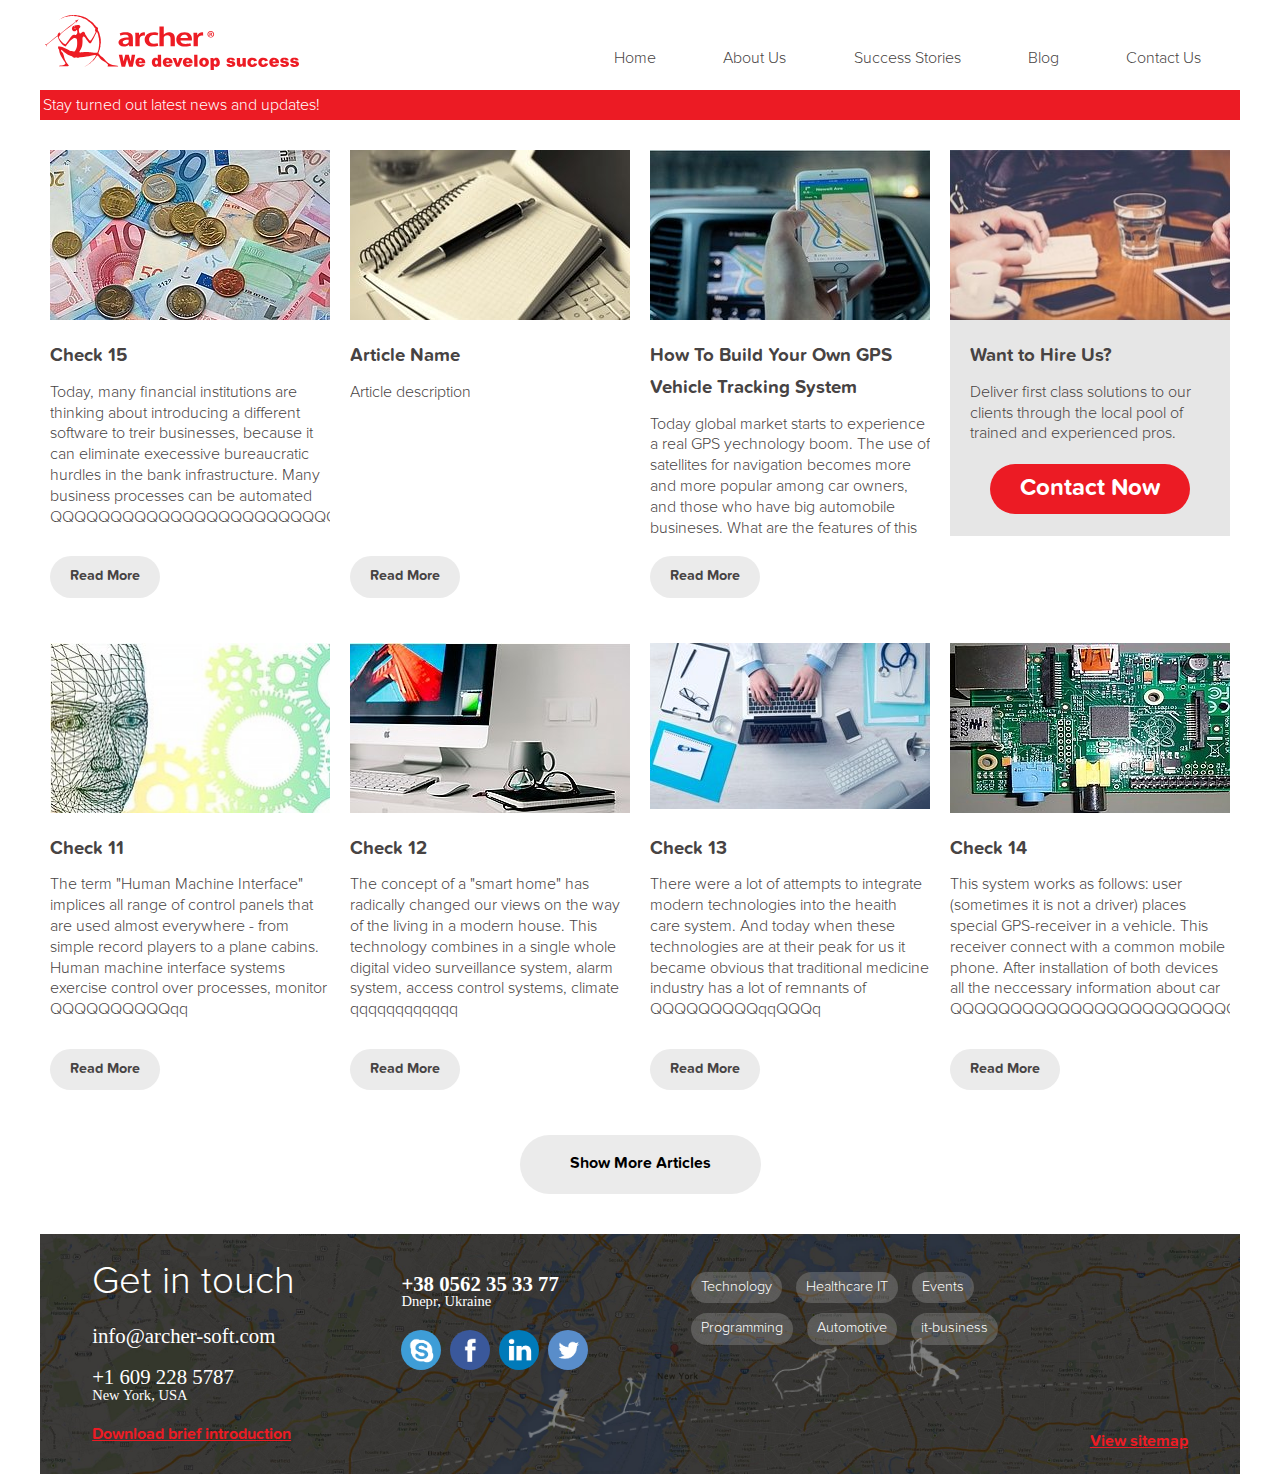
<file: index.html>
<!DOCTYPE html>
<html>
  <head>
    <meta charset="utf-8" />
	<meta name="viewport" content="width=device-width, initial-scale=1, maximum-scale=1" />
	<meta name="format-detection" content="telephone=no">
	<title>Archer Blog Homepage</title>
	<link rel="shortcut icon" href="images/as-logo-small.png" type="image/x-icon">
	<link rel="stylesheet" href="css/blog-homepage.min.css"  type='text/css'>
  </head>
  
  <body id="js-body">
	<header class="head">
		<div class="head-top">
			<h1 class="logo">
				<a class='logo-link' href='javascript:void(0);' title='Homepage'>Archer Logo</a>
			</h1>
						
			<nav class="head-nav js-head-nav">
				<ul class='menu'>
					<li class='menu-item'>
						<a class='menu-item-link' href='javascript:void(0)'>Home</a>
					</li>
					<li class='menu-item'>
						<a class='menu-item-link' href='javascript:void(0)'>About Us</a>
					</li>
					<li class='menu-item'>
						<a class='menu-item-link' href='javascript:void(0)'>Success Stories</a>
					</li>
					<li class='menu-item'>
						<a class='menu-item-link' href='index.html'>Blog</a>
					</li>
					<li class='menu-item'>
						<a class='menu-item-link' href='javascript:void(0)'>Contact Us</a>
					</li>				
				</ul>
			</nav>
			
			<div class="head-btn btn-hire">
				<a href="javascript:void(0);">Hire Us</a> 
			</div>
			
			<div class="menu-icon js-menu-icon">
				<a class="menu-icon-link" href="javascript:void(0);">Mobile menu open icon</a>
			</div>			
		</div>
		
		<div class="head-btm">
			<p>Stay turned out latest news and updates!</p>
		</div>			
	</header>
	
	<main class="main">
		<section class="main-section">
			<ul class='atcls' id = "atcls">		
				<li class='atcls-item'>
					<article class='atcl hire'>
						<figure class='atcl-fig'>
							<img src="images/atcl-hire.jpg" alt="Advetisement Hire, Picture" />
						</figure>
						
						<div class='atcl-txt'>
							<h3>
								Want to Hire Us?
							</h3>
						
							<p>
								Deliver first class solutions to our clients through the local pool of trained and experienced pros.
							</p>
							
							<div class='btn-hire'>
								<a href="javascript:void(0);">Contact Now</a> 
							</div>					
						</div>
					</article>
				</li>				
		
			</ul>
			
			<button class='atcls-btn' id='atcls-btn' data-loadindex='0'>
				Show More Articles
			</button>

		</section>
	</main>
	
	<footer class="foot">
		<ul class="foot-container">
			<li class="foot-item">
				<p>Get in touch</p>			
				<address class="mail">info@archer-soft.com</address>			
				<address class="phone">
					+1 609 228 5787
					<address>New York, USA</address>
				</address>
				<a href="javascript:void(0);">Download brief introduction</a>				
			</li>
			
			<li class="foot-item">
				<address class="phone">
					<a href="tel:+38 0562 35 33 77">+38 0562 35 33 77</a>
					<address>Dnepr, Ukraine</address>
				</address>
				
				<div class="social">
					<ul class="social-media">
						<li class="social-media-item skype">
							<a href="callto:archer.software" target="_blank">
								Skype</a>
						</li>
						<li class="social-media-item facebook">
							<a href="https://www.facebook.com/archersoft" target="_blank">
								Facebook</a>
						</li>
						<li class="social-media-item linkedin">
							<a href="http://www.linkedin.com/company/58084?trk=NUS_CMPY_FOL-pdctd" target="_blank">
								Linkedin</a>
						</li>
						<li class="social-media-item twitter">
							<a href="https://twitter.com/ArcherSoftware" target="_blank"> 
								Twitter</a>
						</li>
					</ul>
				</div>				
			</li>	
			
			<li class="foot-item">
				<div class="btn-foot">
					<a href="javascript:void(0);">Technology</a>
				</div>
				<div class="btn-foot">
					<a href="javascript:void(0);">Healthcare IT</a>
				</div>
				<div class="btn-foot">
					<a href="javascript:void(0);">Events</a>
				</div>
				<div class="btn-foot">
					<a href="javascript:void(0);">Programming</a>
				</div>	
				<div class="btn-foot">
					<a href="javascript:void(0);">Automotive</a>
				</div>	
				<div class="btn-foot">
					<a href="javascript:void(0);">it-business</a>
				</div>					
			</li>
			
			<li class="foot-item">
				<a href="javascript:void(0);">View sitemap</a>
			</li>			
		</ul>	
	</footer>
  
	<script src="https://ajax.googleapis.com/ajax/libs/jquery/3.2.1/jquery.min.js"></script>
	<script>window.jQuery || document.write('<script src="script/jquery-3.2.1.min.js"><\/script>')</script>
	<script src='script/blog-homepage.jquery.min.js'></script>
  </body>
</html>
</file>
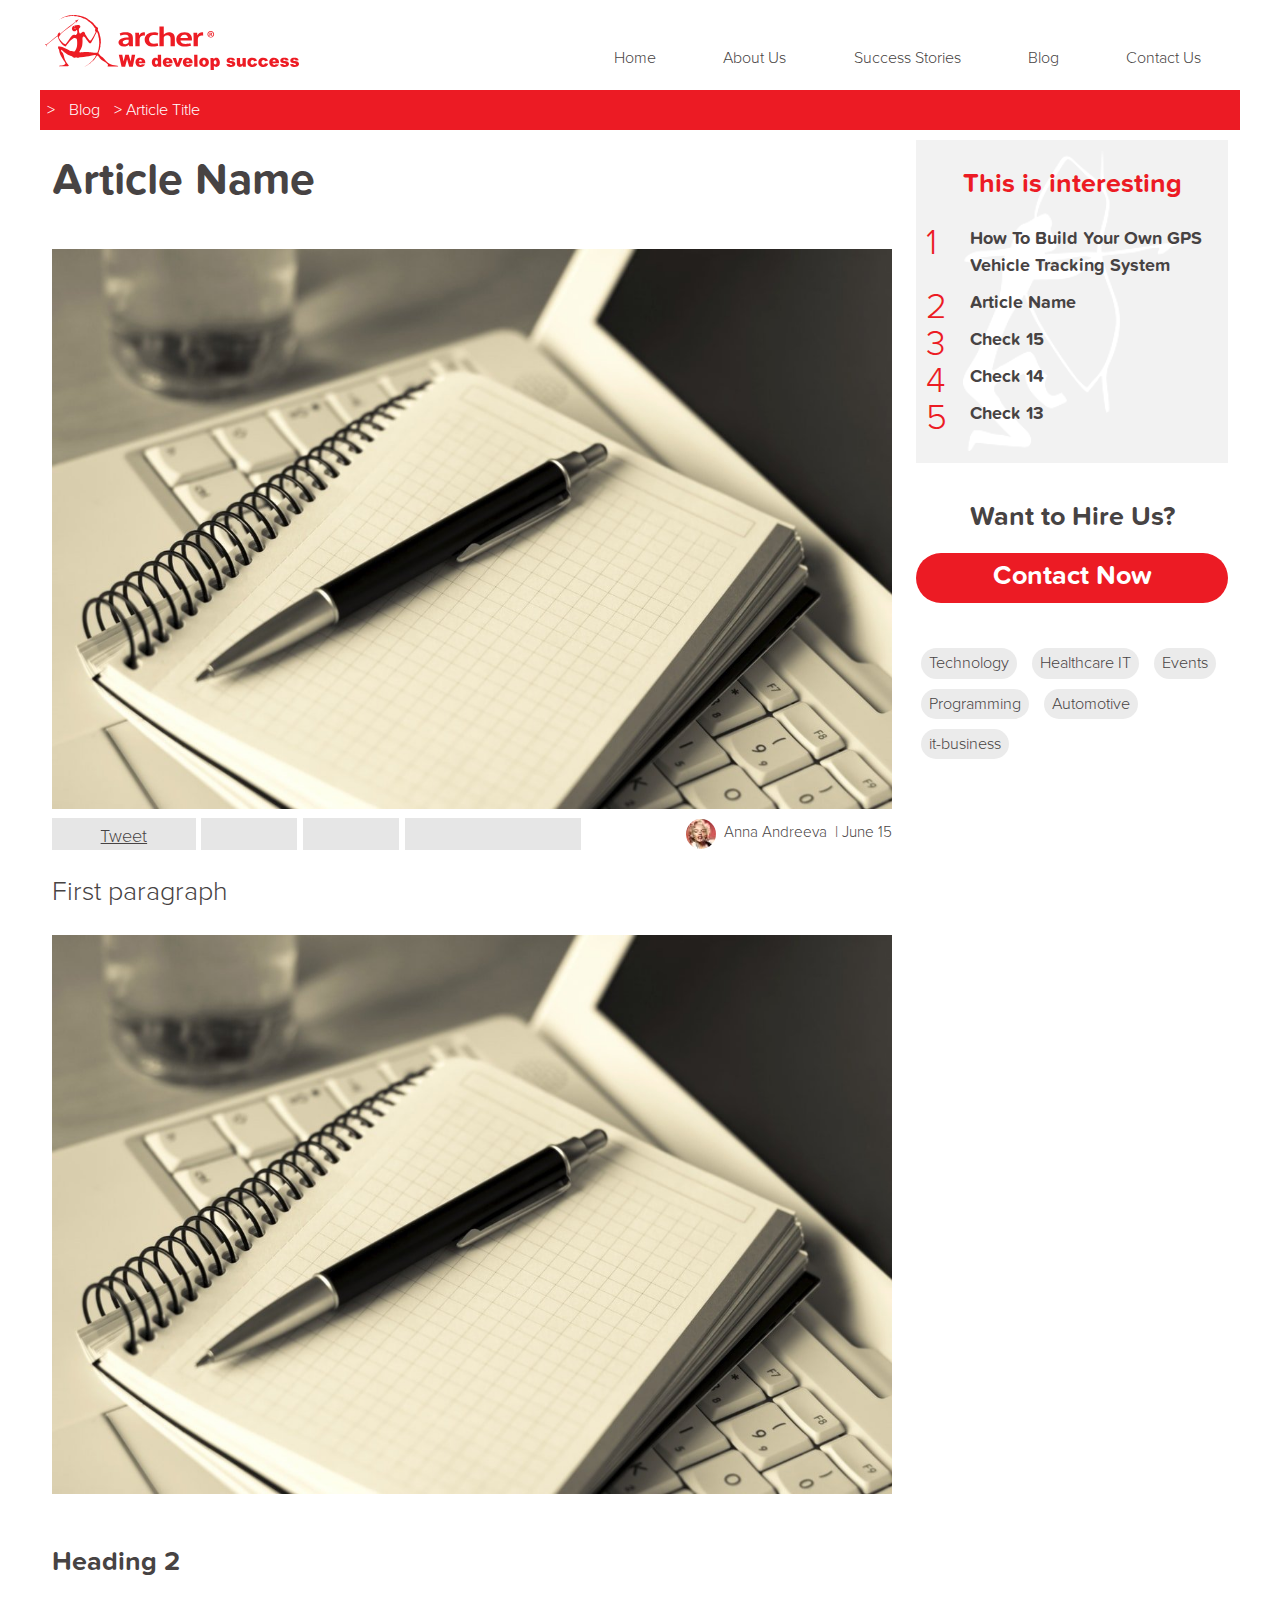
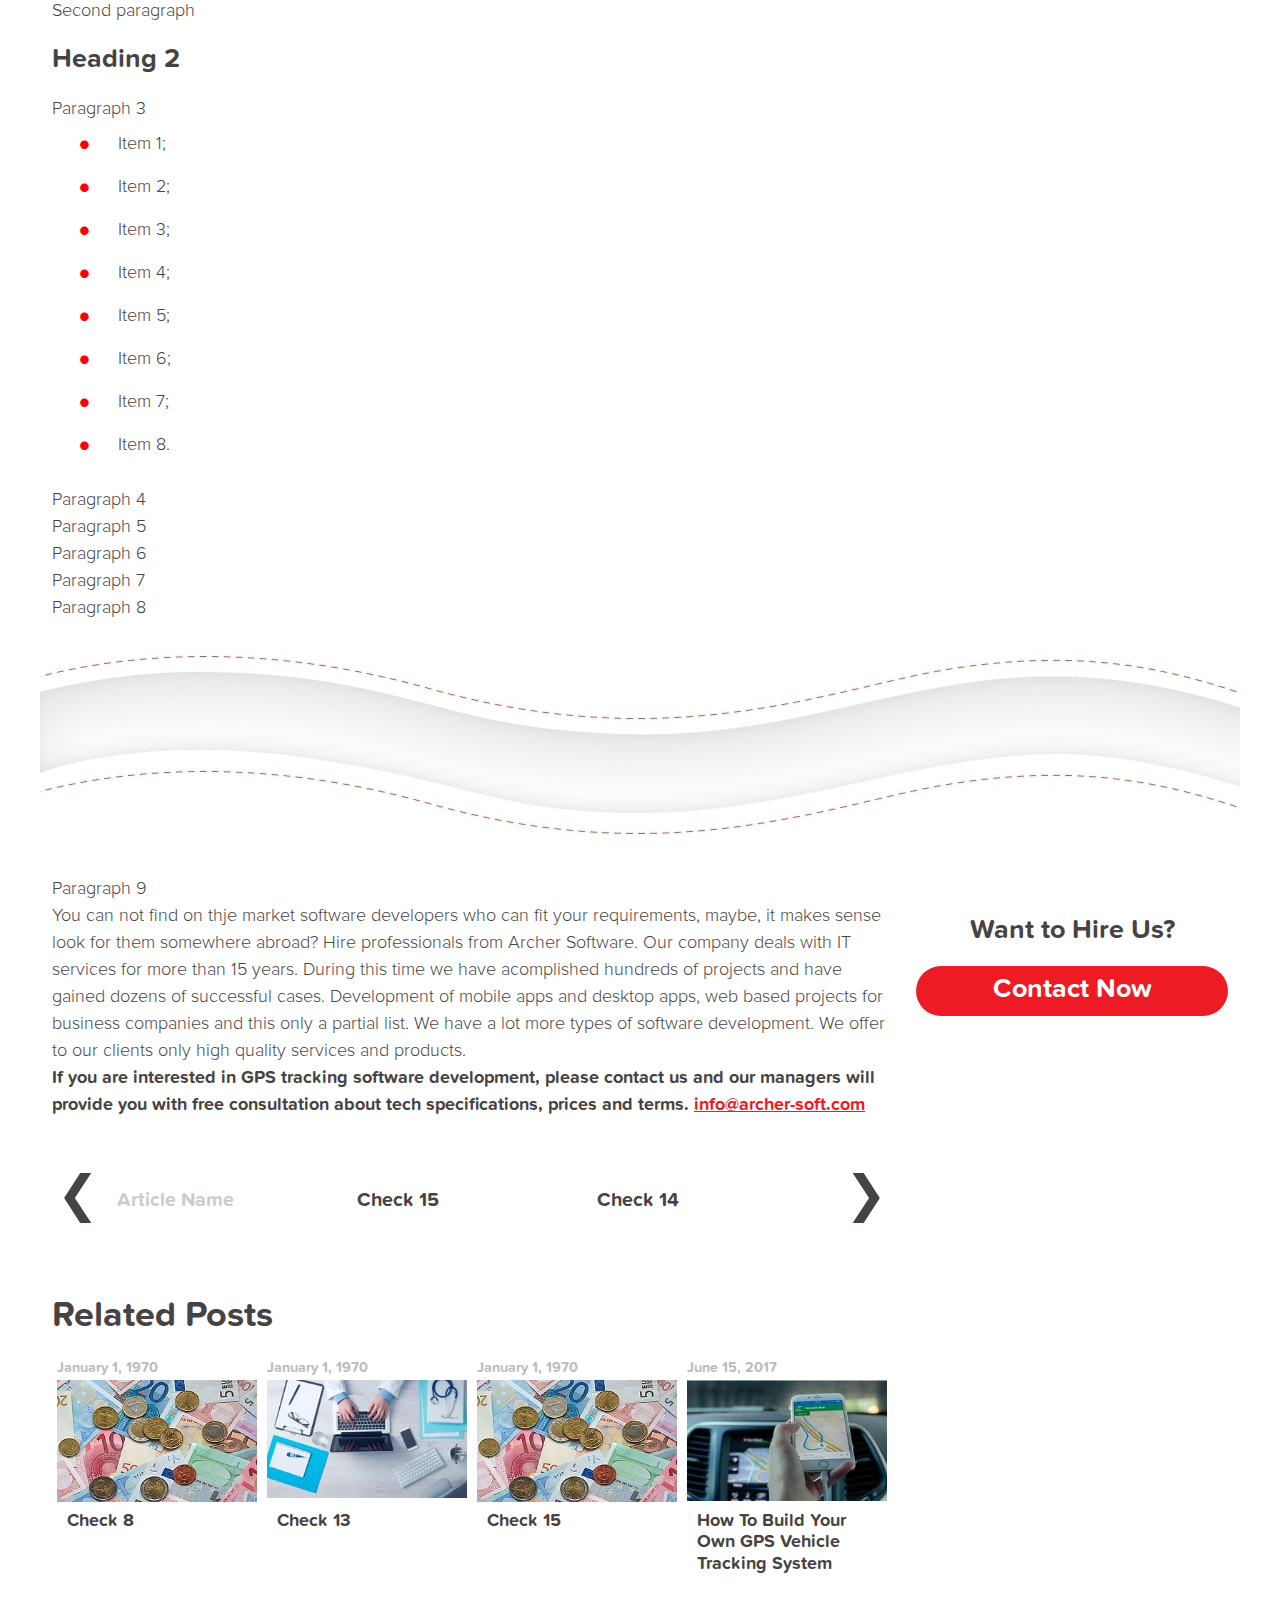
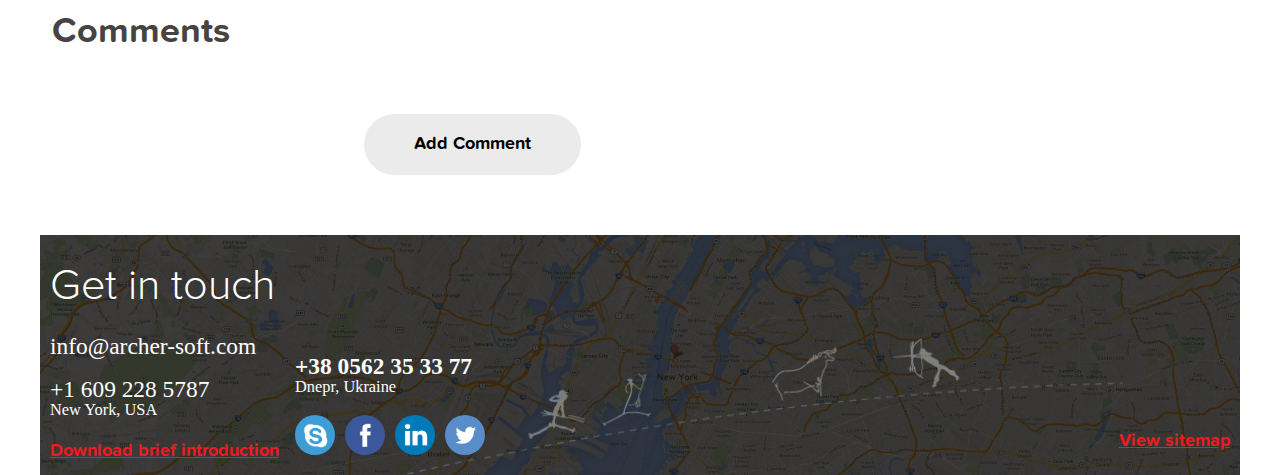
<file: articles/article.html>
<!DOCTYPE html>
<html>
  <head>
    <meta charset="utf-8"/>
	<meta name="viewport" content="width=device-width, initial-scale=1, maximum-scale=1"/>
	<meta name="format-detection" content="telephone=no"/>
	
	<!-- Open Graph: Facebook, Twitter, G+ -->
	<meta property="fb:app_id" content="370631626685005"/>
	<meta property="og:url"	content="https://veldymanov.github.io/archer-blog-app/articles/article.html"/>	
	<meta property="og:type" content="website"/>  
	<meta property="og:title" content="Article title"/> 
	<meta property="og:description" content="Article description"/>
	<meta property="og:image" content="https://veldymanov.github.io/archer-blog-app/articles/images/article.hd.jpg"/> 
	
	<title>Article</title> 
	
	<link rel="shortcut icon" href="images/as-logo-small.png" type="image/x-icon">
	<link rel="stylesheet" href="css/blog-article.min.css"  type='text/css'/>
  </head>
  
  <body id="js-body">
    
	<header class="head">
		<div class="head-top">
			<div class="logo">
				<a class='logo-link' href='javascript:void(0);' title='Homepage'>Archer Logo</a>
			</div>
						
			<nav class="head-nav js-head-nav">
				<ul class='menu'>
					<li class='menu-item'>
						<a class='menu-item-link' href='javascript:void(0)'>Home</a>
					</li>
					<li class='menu-item'>
						<a class='menu-item-link' href='javascript:void(0)'>About Us</a>
					</li>
					<li class='menu-item'>
						<a class='menu-item-link' href='javascript:void(0)'>Success Stories</a>
					</li>
					<li class='menu-item'>
						<a class='menu-item-link' href='../index.html'>Blog</a>
					</li>
					<li class='menu-item'>
						<a class='menu-item-link' href='javascript:void(0)'>Contact Us</a>
					</li>				
				</ul>
			</nav>
			
			<div class="head-btn btn-hire">
				<a href="javascript:void(0);">Hire Us</a> 
			</div>
			
			<div class="menu-icon js-menu-icon">
				<a class="menu-icon-link" href="javascript:void(0);">Mobile menu open icon</a>
			</div>			
		</div>
		
		<div class="head-btm">
			<a href="javascript:void(0);" class="home-icon">
				<div>Home Icon</div>
			</a>
			<span> > </span>
			<a href="../index.html">Blog</a>
			<span> > </span>
			<span>Article Title</span>
		</div>			
	</header>
	
	<main class="main">
		<section class="main-section">
			<article class="atcl">
				<h1>
					Article Name
				</h1>
				
				<figure class="atcl-photo">
					<img src="images/article.hd.jpg" 
						 alt="Main Article Photo"
						 srcset = "images/article.desktop.jpg 640w,
								   images/article.hd.jpg 1200w" />
					
					<figcaption class="cap">
						<ul class="cap-social">
							<li class="cap-social-item tweet">
								<div>
									<!--Twitter Plugin Tweet Button-->
									<a class="twitter-share-button"  
										href="https://twitter.com/share"								
										data-text="Article Name">
										Tweet</a>
								</div>
							</li>
							
							<li class="cap-social-item fcbk">
								<div>
									<!-- FB Plugin Like/Share Button -->
									<div class="fb-like" 
										data-href="https://veldymanov.github.io/archer-blog-app/articles/article.html"
										data-layout="button_count" 
										data-action="like" 
										data-size="small" 
										data-show-faces="false" 
										data-share="true">
									</div>
								</div>
							</li>
							
							<li class="cap-social-item lnkdn">
								<div>
									<script src="//platform.linkedin.com/in.js" 
											type="text/javascript"
											async> lang: en_US
									</script>
									<script type="IN/Share"></script>
								</div>		
							</li>
							
							<li class="cap-social-item gplus">
								<div>
									<!--Google+ Plugin Share Button-->
									<div class="g-plusone" data-size="medium"></div>
								</div>										
							</li>
						</ul>
						
						<div class="cap-cmnt">
							<figure class="cap-cmnt-photo">
								<img src="images/gps-vehicle-marlyn-monroe.jpg" 
									 alt="Comments photo" />
							</figure>						
							<span class="cap-cmnt-name">Anna Andreeva </span>
							<span class="cap-cmnt-date"> | June 15</span>
						</div>
					</figcaption>
				</figure>
				
				<p class="first-paragraph">
					First paragraph
				</p>
				
				<figure>
					<img src="images/article.hd.jpg" 
						 alt="Any Article Photo" 
						 srcset = "images/article.desktop.jpg 640w,
								   images/article.hd.jpg 1200w" />
				</figure>
				
				<h2>
					Heading 2
				</h2>						
				
				<p>
					Second paragraph
				</p>
				
				<h2>
					Heading 2
				</h2>
					
				<p>
					Paragraph 3
				</p>
				
				<ul class = "red-bullet">
					<li>
						<p>Item 1;</p>
					</li>
					<li>
						<p>Item 2;</p>
					</li>
					<li>
						<p>Item 3;</p>
					</li>
					<li>
						<p>Item 4;</p>
					</li>
					<li>
						<p>Item 5;</p>
					</li>
					<li>
						<p>Item 6;</p>
					</li>
					<li>
						<p>Item 7;</p>
					</li>
					<li>
						<p>Item 8.</p>
					</li>						
				</ul>
				
				<p>
					Paragraph 4
				</p>
				
				<p>
					Paragraph 5
				</p>
				
				<p>
					Paragraph 6
				</p>

				<p>
					Paragraph 7
				</p>
				
				<p>
					Paragraph 8
				</p>
			</article>
			
			<aside class="asd">			
				<div class="intr-atcls">
					<h2>This is interesting</h2>
					
					<ol class="intr-atcls-list" id="js-intr-atcls-list">
						<!--Fiiled by JS -->
					</ol>
				</div>
			
				<div class='hire'>
					<h2>
						Want to Hire Us?
					</h2>
							
					<div class='btn-hire'>
						<a href="javascript:void(0);">Contact Now</a> 
					</div>						
				</div>
						
				<div class="asd-btns">
					<div class="btn-asd">
						<a href="javascript:void(0);">Technology</a>
					</div>
					<div class="btn-asd">
						<a href="javascript:void(0);">Healthcare IT</a>
					</div>
					<div class="btn-asd">
						<a href="javascript:void(0);">Events</a>
					</div>
					<div class="btn-asd">
						<a href="javascript:void(0);">Programming</a>
					</div>	
					<div class="btn-asd">
						<a href="javascript:void(0);">Automotive</a>
					</div>	
					<div class="btn-asd">
						<a href="javascript:void(0);">it-business</a>
					</div>					
				</div>			
			</aside>
			
			<figure class="wave hd">
				<img src="images/icons/article-wave.hd.png" alt="Separation wave">
			</figure>

			<article class="atcl">
				<p>
					Paragraph 9
				</p>		

				<p>
					You can not find on thje market software developers who can fit your requirements, maybe, it makes sense look for them somewhere abroad? Hire professionals from Archer Software. Our company deals with IT services for more than 15 years. During this time we have acomplished hundreds of projects and have gained dozens of successful cases. Development of mobile apps and desktop apps, web based projects for business companies and this only a partial list. We have a lot more types of software development. We offer to our clients only high quality services and products.
				</p>	
				
				<figure class="wave mobile">
					<img src="images/icons/article-wave.mobile.png" alt="Separation wave">
				</figure>
			
				<p><strong>
					If you are interested in GPS tracking software development, please contact us and our managers will provide you with free consultation about tech specifications, prices and terms. <a class="email" href="mailto:info@archer-soft.com">info@archer-soft.com</a>
				</strong></p>
				
				<div class="other-atcls">
					<a class='next js-next is-active' href='javascript:void(0);'>&#10094;</a>
					<a class='prev js-prev' href='javascript:void(0);'>&#10095;</a>
					
					<div class="touch-slider-parent">
						<ul class="touch-slider" id="js-touch-slider">	
							<!--Filled by JS -->
						</ul>
					</div>
				</div>	
				
				<div class="related-posts ">
					<h2 class="adapted">Related Posts</h2>
				
					<ul class='related-atcls' id='related-atcls'>		
						<!--Filled by JS -->
					</ul>
				</div>
				
				<div class="comments-block">
					<div class="comments" id="js-comments">
						<h2 class="adapted">Comments</h2>
					
						<ul class="cmnts" id="js-cmntsList"></ul>
					</div>
					
					<form class="cmnts-form" id="js-cmnts-form" name="cmnts-form" action="" method="post">
						<h2 class="adapted">Add new comment</h2>

						<label>
							<p>Name<span>*</span></p>
							<input type="text" name="name" placeholder="Enter name" required />
						</label>
						
						<label>
							<p>Email<span>*</span></p>
							<input type="email" name="email" placeholder="Enter e-mail" required />
						</label>
						
						<label>
							<p>Comment<span>*</span></p>
							<textarea name="comments" id="" rows="10" maxlength="500" required></textarea>
						</label>
					
						<label class="verification">
							<p>Verification<span>*</span></p>
							
							<figure>
								<img src="images/icons/article-verification-code-exmpl.png" alt="Verification Code">
							</figure>
							
							<div></div>
							
							<input type="text" name="code" placeholder="Enter" required />
						</label>

						<button name="submit" id="js-form-submit">Post comment</button>
					</form>
				</div>
				
				<button class='btn-add-cmnt' id="js-btn-add-cmnt">
					Add Comment
				</button>
			</article>
			
			<aside class="asd">
				<div class='hire'>
					<h2>
						Want to Hire Us?
					</h2>
							
					<div class='btn-hire'>
						<a href="javascript:void(0);">Contact Now</a> 
					</div>					
				</div>				
			</aside>			
		</section>
	</main>
	
	<footer class="foot">
		<ul class="foot-container">
			<li class="foot-item">
				<p>Get in touch</p>			
				<address class="mail">info@archer-soft.com</address>			
				<address class="phone">
					+1 609 228 5787
					<address>New York, USA</address>
				</address>
				<a href="javascript:void(0);">Download brief introduction</a>				
			</li>
			
			<li class="foot-item">
				<address class="phone">
					<a href="tel:+38 0562 35 33 77">+38 0562 35 33 77</a>
					<address>Dnepr, Ukraine</address>
				</address>
				
				<div class="social">
					<ul class="social-media">
						<li class="social-media-item skype">
							<a href="callto:archer.software" target="_blank">
								Skype</a>
						</li>
						<li class="social-media-item facebook">
							<a href="https://www.facebook.com/archersoft/" target="_blank">
								Facebook</a>
						</li>
						<li class="social-media-item linkedin" target="_blank">
							<a href="http://www.linkedin.com/company/58084?trk=NUS_CMPY_FOL-pdctd">
								Linkedin</a>
						</li>
						<li class="social-media-item twitter" target="_blank">
							<a href="https://twitter.com/ArcherSoftware">
								Twitter</a>
						</li>
					</ul>
				</div>				
			</li>	
			
			<li class="foot-item">
				<a href="javascript:void(0);">View sitemap</a>
			</li>			
		</ul>	
	</footer>

	<script src="https://ajax.googleapis.com/ajax/libs/jquery/3.2.1/jquery.min.js"></script>
	<script>window.jQuery || document.write('<script src="script/jquery-3.2.1.min.js"><\/script>')</script>
	<script src='script/blog-article.jquery.min.js'></script>
	
  
	<!-- Twitter Share Button Plugin	-->
	<script async>
		window.twttr = (function(d, s, id) {
			var js, fjs = d.getElementsByTagName(s)[0],
			t = window.twttr || {};
			if (d.getElementById(id)) return t;
			js = d.createElement(s);
			js.id = id;
			js.src = "https://platform.twitter.com/widgets.js";
			fjs.parentNode.insertBefore(js, fjs);

			t._e = [];
			t.ready = function(f) {
				t._e.push(f);
			};

			return t;
		}(document, "script", "twitter-wjs"));
	</script>	
  
	<!-- Load Facebook SDK for JavaScript -->
	<div id="fb-root"></div>
	<script async>
		(function(d, s, id) {
			var js, fjs = d.getElementsByTagName(s)[0];
			if (d.getElementById(id)) return;
			js = d.createElement(s); js.id = id;
			js.src = "//connect.facebook.net/en_US/sdk.js#xfbml=1&version=v2.10&appId=370631626685005";
			fjs.parentNode.insertBefore(js, fjs);
			}(document, 'script', 'facebook-jssdk'));
	</script>
		
	<!-- Google+ Share Button Plugin	-->
	<script src="https://apis.google.com/js/platform.js" async defer></script>
	
  </body>
</html>
</file>
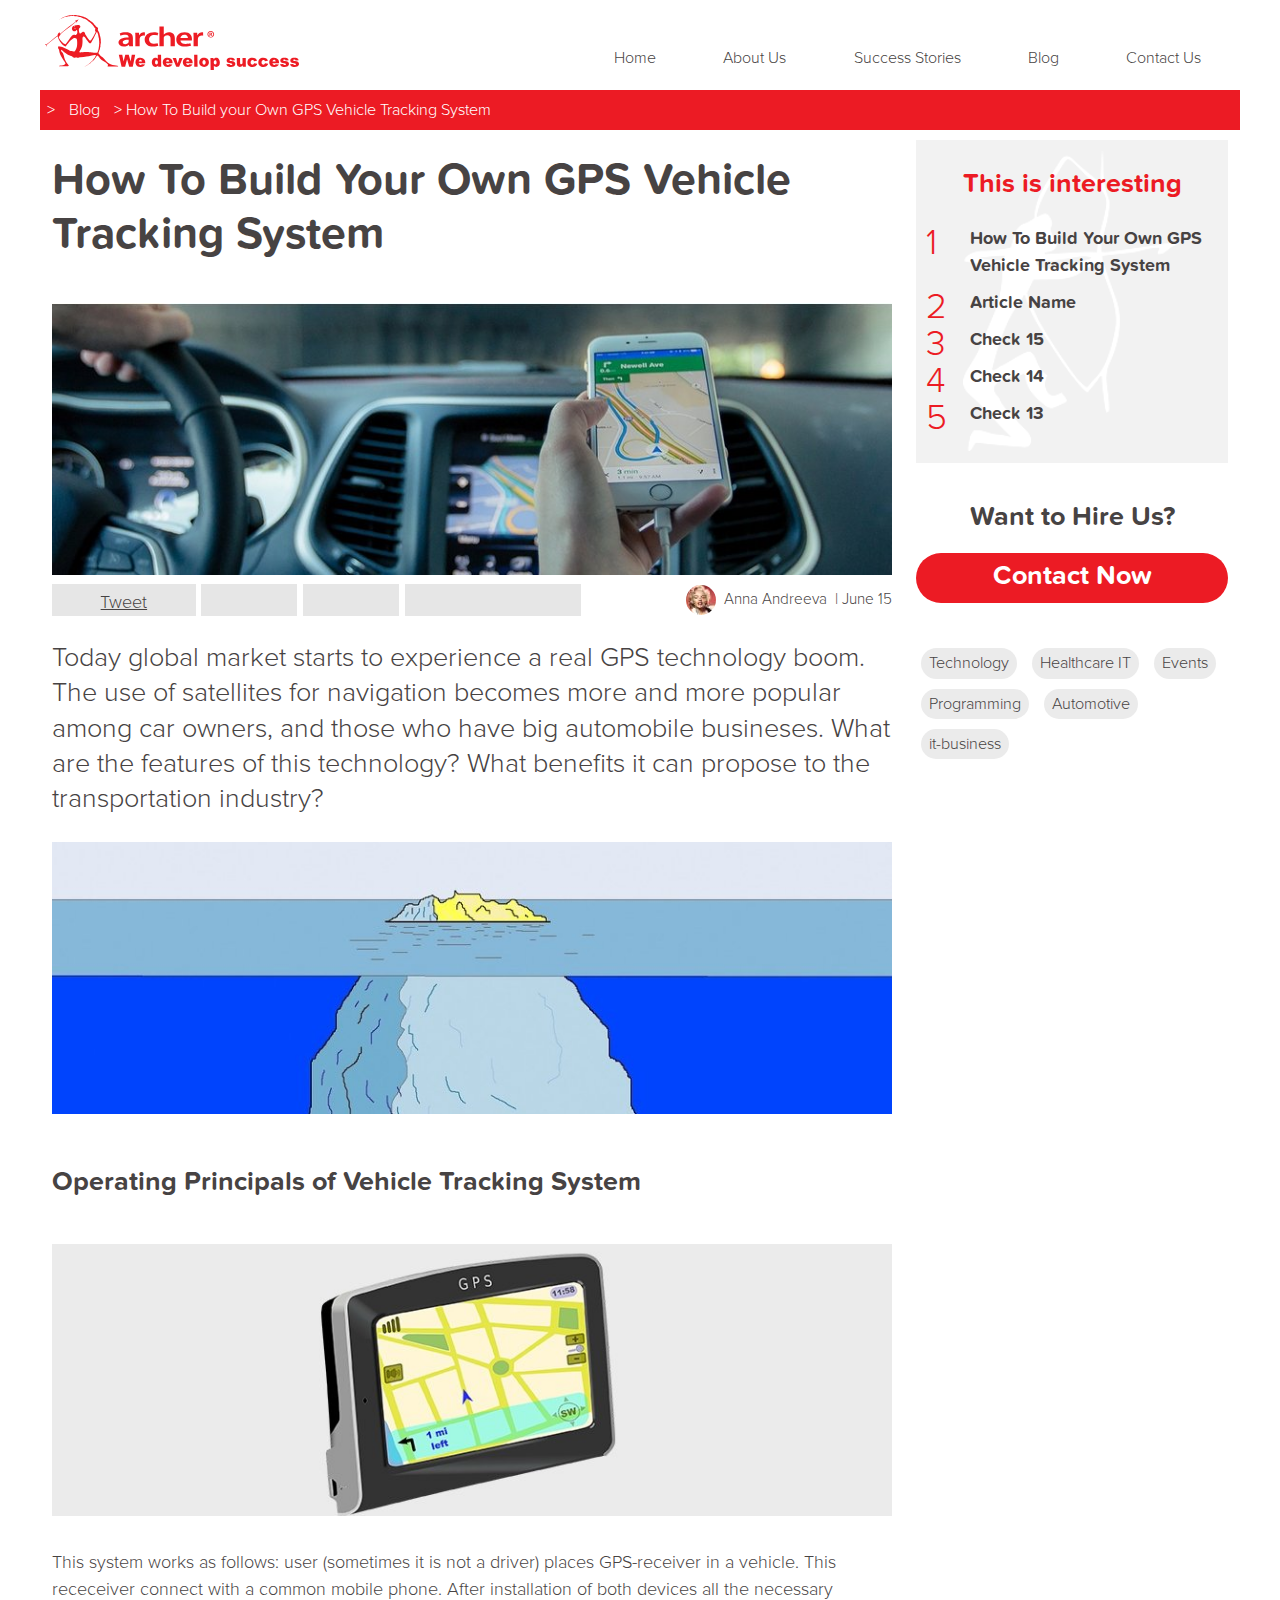
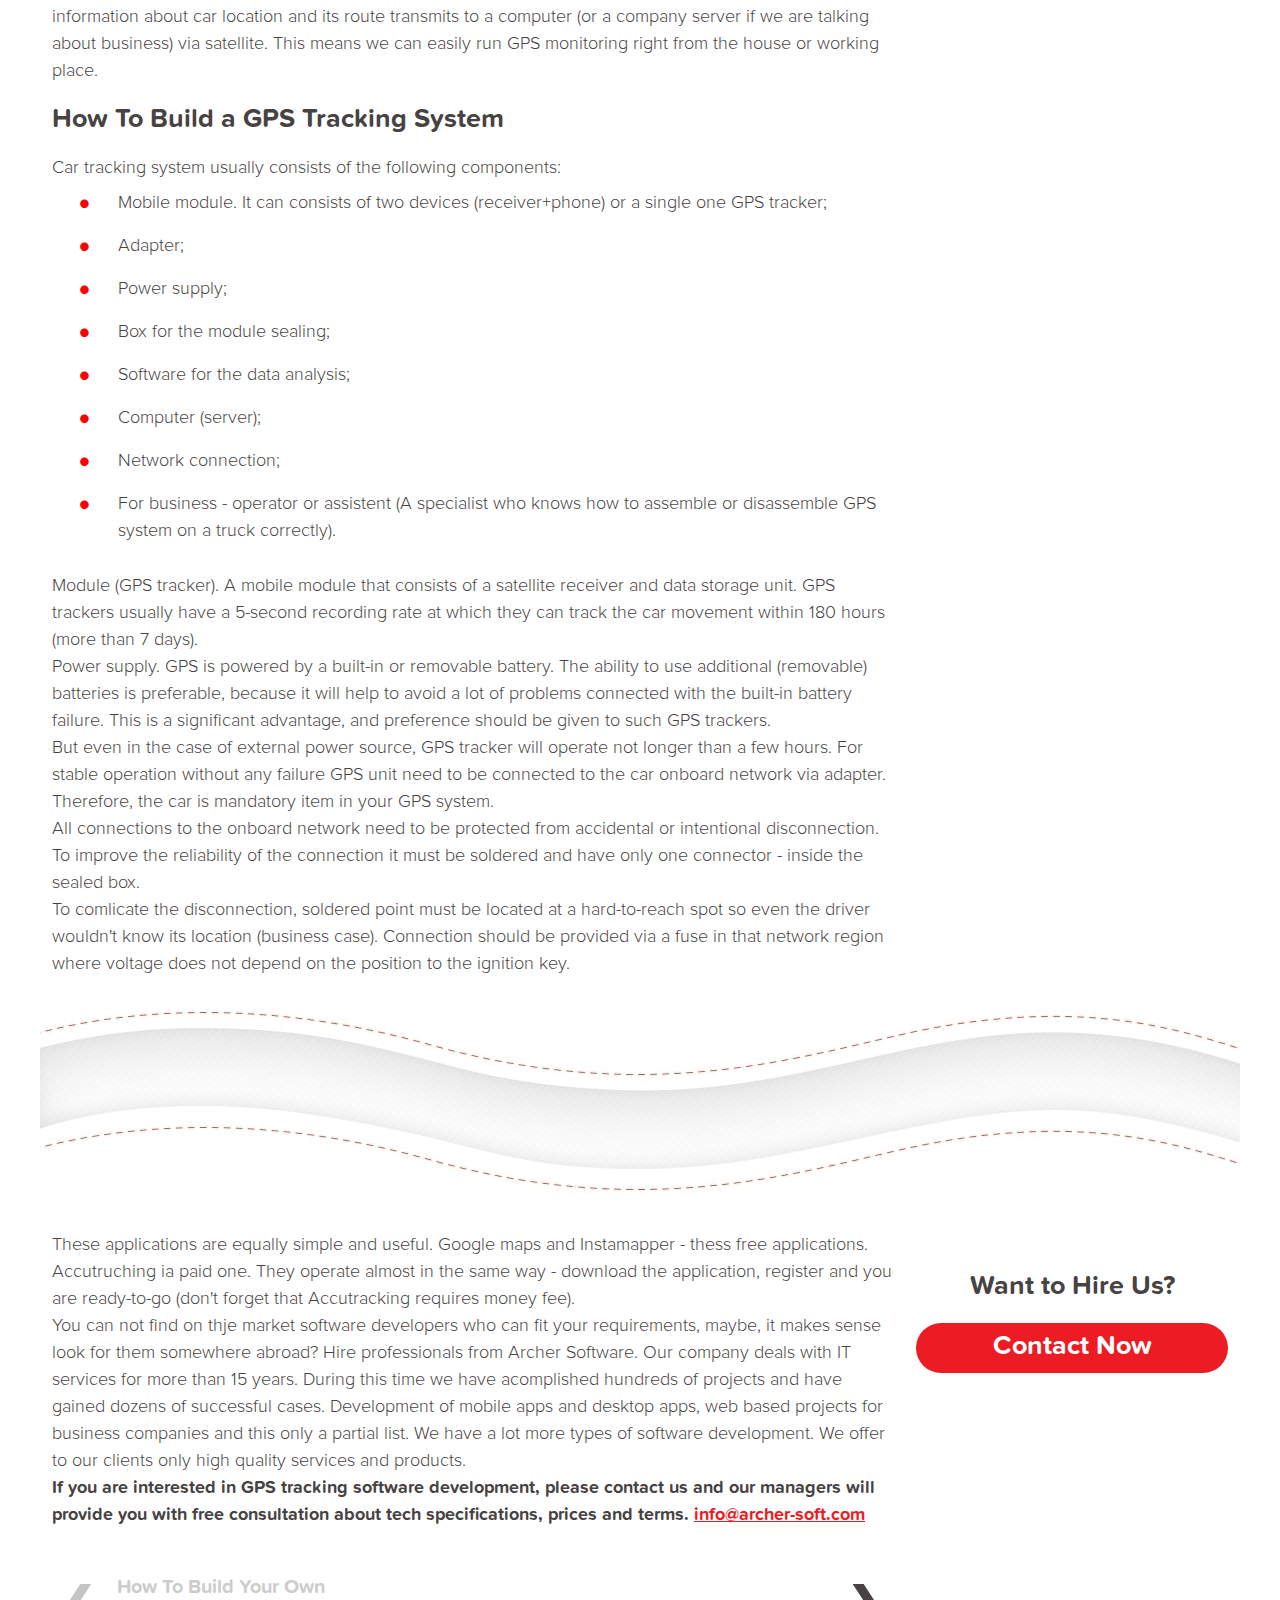
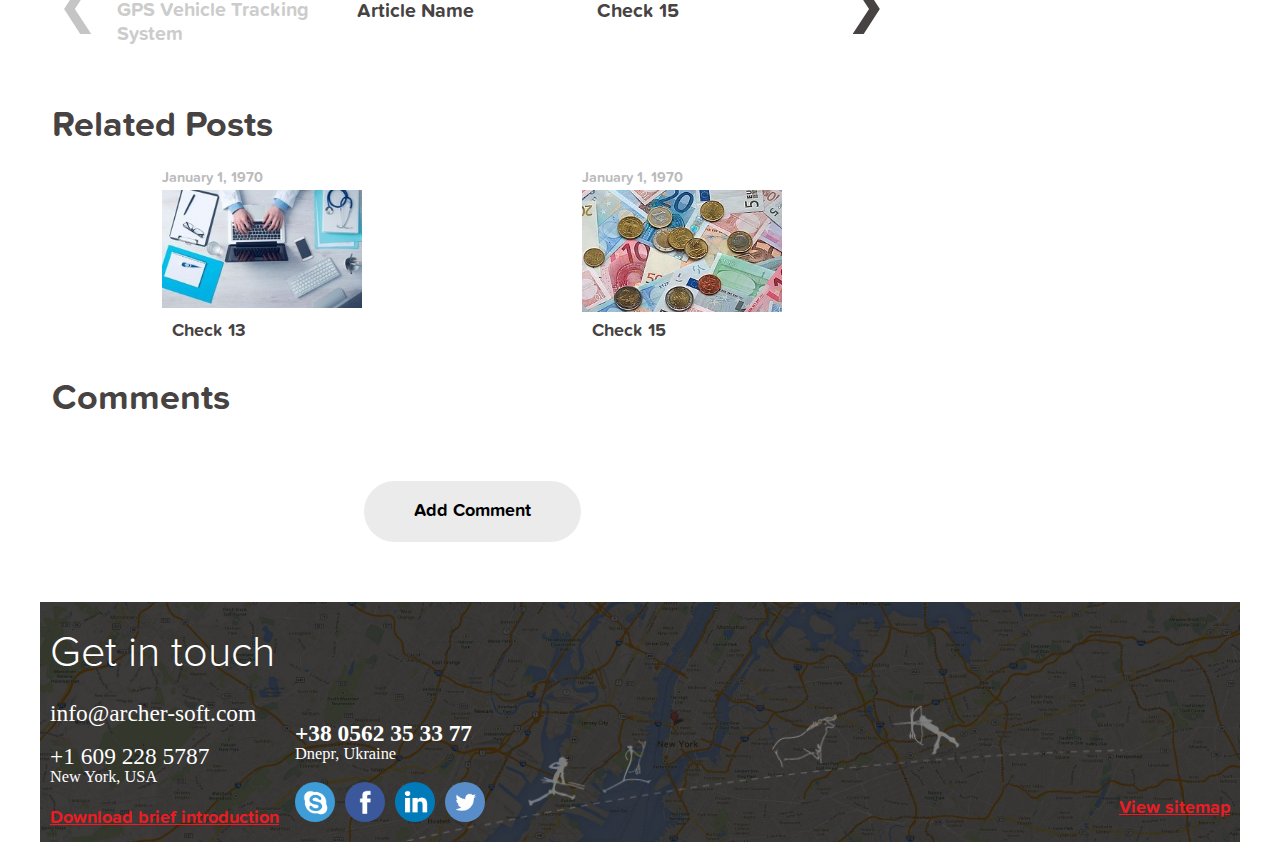
<file: articles/gps-vehicle.html>
<!DOCTYPE html>
<html>
  <head>
    <meta charset="utf-8"/>
	<meta name="viewport" content="width=device-width, initial-scale=1, maximum-scale=1"/>
	<meta name="format-detection" content="telephone=no"/>
	
	<!-- Open Graph: Facebook, Twitter, G+ -->
	<meta property="fb:app_id" content="250619062089972"/>
	<meta property="og:url"	content="https://veldymanov.github.io/archer-blog-app/articles/gps-vehicle.html"/>	 
	<meta property="og:type" content="website" />  
	<meta property="og:title" content="How To Build Your Own GPS Vehicle Tracking System"/> 
	<meta property="og:description" content="Today global market starts to experience a real GPS
											 technology boom. The use of satellites for navigation becomes more and more popular among car owners, and those who have big automobile busineses. What are the features of this technology? What benefits it can propose to the transportation industry?"/>	
	<meta property="og:image" content="https://veldymanov.github.io/archer-blog-app/articles/images/gps-vehicle.hd.jpg"/>
	
	<title>GPS Vehicle Tracking System</title> 
	
	<link rel="shortcut icon" href="images/as-logo-small.png" type="image/x-icon">
	<link rel="stylesheet" href="css/blog-article.min.css"  type='text/css'/>
  </head>
  
  <body id="js-body">
    
	<header class="head">
		<div class="head-top">
			<div class="logo">
				<a class='logo-link' href='javascript:void(0);' title='Homepage'>Archer Logo</a>
			</div>
						
			<nav class="head-nav js-head-nav">
				<ul class='menu'>
					<li class='menu-item'>
						<a class='menu-item-link' href='javascript:void(0)'>Home</a>
					</li>
					<li class='menu-item'>
						<a class='menu-item-link' href='javascript:void(0)'>About Us</a>
					</li>
					<li class='menu-item'>
						<a class='menu-item-link' href='javascript:void(0)'>Success Stories</a>
					</li>
					<li class='menu-item'>
						<a class='menu-item-link' href='../index.html'>Blog</a>
					</li>
					<li class='menu-item'>
						<a class='menu-item-link' href='javascript:void(0)'>Contact Us</a>
					</li>				
				</ul>
			</nav>
			
			<div class="head-btn btn-hire">
				<a href="javascript:void(0);">Hire Us</a> 
			</div>
			
			<div class="menu-icon js-menu-icon">
				<a class="menu-icon-link" href="javascript:void(0);">Mobile menu open icon</a>
			</div>			
		</div>
		
		<div class="head-btm">
			<a href="javascript:void(0);" class="home-icon">
				<div>Home Icon</div>
			</a>
			<span> > </span>
			<a href="../index.html">Blog</a>
			<span> > </span>
			<span>How To Build your Own GPS Vehicle Tracking System</span>
		</div>			
	</header>
	
	<main class="main">
		<section class="main-section">
			<article class="atcl">
				<h1>
					How To Build Your Own GPS Vehicle Tracking System
				</h1>
				
				<figure class="atcl-photo">
					<img src="images/gps-vehicle.hd.jpg" 
						 alt="Main Article Photo"
						 srcset = "images/gps-vehicle.desktop.jpg 640w,
								   images/gps-vehicle.hd.jpg 1200w" />
					
					<figcaption class="cap">
						<ul class="cap-social">
							<li class="cap-social-item tweet">
								<div>
									<!--Twitter Plugin Tweet Button-->
									<a class="twitter-share-button"  
										href="https://twitter.com/share"								
										data-text="GPS tracking system">
										Tweet</a>
								</div>
							</li>
							
							<li class="cap-social-item fcbk">
								<div>
									<!-- FB Plugin Like/Share Button -->
									<div class="fb-like" 
										data-href="https://veldymanov.github.io/archer-blog-app/articles/gps-vehicle.html"
										data-layout="button_count" 
										data-action="like" 
										data-size="small" 
										data-show-faces="false" 
										data-share="true">
									</div>
								</div>
							</li>
							
							<li class="cap-social-item lnkdn">
								<div>
									<script src="//platform.linkedin.com/in.js"
											type="text/javascript"
											async> lang: en_US
									</script>
									<script type="IN/Share"></script>
								</div>		
							</li>
							
							<li class="cap-social-item gplus">
								<div>
									<!--Google+ Plugin Share Button-->
									<div class="g-plusone" data-size="medium"></div>
								</div>										
							</li>
						</ul>
						
						<div class="cap-cmnt">
							<figure class="cap-cmnt-photo">
								<img src="images/gps-vehicle-marlyn-monroe.jpg" 
									 alt="Comments photo" />
							</figure>						
							<span class="cap-cmnt-name">Anna Andreeva </span>
							<span class="cap-cmnt-date"> | June 15</span>
						</div>
					</figcaption>
				</figure>
				
				<p class="first-paragraph">
					Today global market starts to experience a real GPS technology boom. The use of satellites for navigation becomes more and more popular among car owners, and those who have big automobile busineses. What are the features of this technology? What benefits it can propose to the transportation industry?
				</p>
				
				<figure>
					<img src="images/gps-vehicle-iceberg.hd.jpg" 
						 alt="Iceberg Photo" 
						 srcset = "images/gps-vehicle-iceberg.desktop.jpg 640w,
								   images/gps-vehicle-iceberg.hd.jpg 1200w" />
				</figure>
				
				<h2>
					Operating Principals of Vehicle Tracking System
				</h2>

				<figure>
					<img src="images/gps-vehicle-gps.hd.jpg" 
						 alt="Iceberg Photo" 
						 srcset = "images/gps-vehicle-gps.desktop.jpg 640w,
								   images/gps-vehicle-gps.hd.jpg 1200w" />
				</figure>							
				
				<p>
					This system works as follows: user (sometimes it is not a driver) places GPS-receiver in a vehicle. This receceiver connect with a common mobile phone. After installation of both devices all the necessary information about car location and its route transmits to a computer (or a company server if we are talking about business) via satellite. This means we can easily run GPS monitoring right from the house or working place.
				</p>
				
				<h2>
					How To Build a GPS Tracking System
				</h2>
					
				<p>
					Car tracking system usually consists of the following components:
				</p>
				
				<ul class = "red-bullet">
					<li>
						<p>Mobile module. It can consists of two devices (receiver+phone) or a single one GPS tracker;</p>
					</li>
					<li>
						<p>Adapter;</p>
					</li>
					<li>
						<p>Power supply;</p>
					</li>
					<li>
						<p>Box for the module sealing;</p>
					</li>
					<li>
						<p>Software for the data analysis;</p>
					</li>
					<li>
						<p>Computer (server);</p>
					</li>
					<li>
						<p>Network connection;</p>
					</li>
					<li>
						<p>For business - operator or assistent (A specialist who knows how to assemble or disassemble GPS system on a truck correctly).</p>
					</li>						
				</ul>
				
				<p>
					Module (GPS tracker). A mobile module that consists of a satellite receiver and data storage unit. GPS trackers usually have a 5-second recording rate at which they can track the car movement within 180 hours (more than 7 days).
				</p>
				
				<p>
					Power supply. GPS is powered by a built-in or removable battery. The ability to use additional (removable) batteries is preferable, because it will help to avoid a lot of problems connected with the built-in battery failure. This is a significant advantage, and preference should be given to such GPS trackers.
				</p>
				
				<p>
					But even in the case of external power source, GPS tracker will operate not longer than a few hours. For stable operation without any failure GPS unit need to be connected to the car onboard network via adapter. Therefore, the car is mandatory item in your GPS system.
				</p>

				<p>
					All connections to the onboard network need to be protected from accidental or intentional disconnection. To improve the reliability of the connection it must be soldered and have only one connector - inside the sealed box.
				</p>
				
				<p>
					To comlicate the disconnection, soldered point must be located at a hard-to-reach spot so even the driver wouldn't know its location (business case). Connection should be provided via a fuse in that network region where voltage does not depend on the position to the ignition key.
				</p>
			</article>
			
			<aside class="asd">			
				<div class="intr-atcls">
					<h2>This is interesting</h2>
					
					<ol class="intr-atcls-list" id="js-intr-atcls-list">
						<!--Fiiled by JS -->
					</ol>
				</div>
			
				<div class='hire'>
					<h2>
						Want to Hire Us?
					</h2>
							
					<div class='btn-hire'>
						<a href="javascript:void(0);">Contact Now</a> 
					</div>						
				</div>
						
				<div class="asd-btns">
					<div class="btn-asd">
						<a href="javascript:void(0);">Technology</a>
					</div>
					<div class="btn-asd">
						<a href="javascript:void(0);">Healthcare IT</a>
					</div>
					<div class="btn-asd">
						<a href="javascript:void(0);">Events</a>
					</div>
					<div class="btn-asd">
						<a href="javascript:void(0);">Programming</a>
					</div>	
					<div class="btn-asd">
						<a href="javascript:void(0);">Automotive</a>
					</div>	
					<div class="btn-asd">
						<a href="javascript:void(0);">it-business</a>
					</div>					
				</div>			
			</aside>
			
			<figure class="wave hd">
				<img src="images/icons/article-wave.hd.png" alt="Separation wave">
			</figure>

			<article class="atcl">
				<p>
					These applications are equally simple and useful. Google maps and Instamapper - thess free applications. Accutruching ia paid one. They operate almost in the same way - download the application, register and you are ready-to-go (don't forget that Accutracking requires money fee).
				</p>		

				<p>
					You can not find on thje market software developers who can fit your requirements, maybe, it makes sense look for them somewhere abroad? Hire professionals from Archer Software. Our company deals with IT services for more than 15 years. During this time we have acomplished hundreds of projects and have gained dozens of successful cases. Development of mobile apps and desktop apps, web based projects for business companies and this only a partial list. We have a lot more types of software development. We offer to our clients only high quality services and products.
				</p>	
				
				<figure class="wave mobile">
					<img src="images/icons/article-wave.mobile.png" alt="Separation wave">
				</figure>
			
				<p><strong>
					If you are interested in GPS tracking software development, please contact us and our managers will provide you with free consultation about tech specifications, prices and terms. <a class="email" href="mailto:info@archer-soft.com">info@archer-soft.com</a>
				</strong></p>
				
				<div class="other-atcls">
					<a class='next js-next is-active' href='javascript:void(0);'>&#10094;</a>
					<a class='prev js-prev' href='javascript:void(0);'>&#10095;</a>
					
					<div class="touch-slider-parent">
						<ul class="touch-slider" id="js-touch-slider">	
							<!--Filled by JS -->
						</ul>
					</div>
				</div>	
				
				<div class="related-posts ">
					<h2 class="adapted">Related Posts</h2>
				
					<ul class='related-atcls' id='related-atcls'>		
						<!--Filled by JS -->
					</ul>
				</div>
				
				<div class="comments-block">
					<div class="comments" id="js-comments">
						<h2 class="adapted">Comments</h2>
					
						<ul class="cmnts" id="js-cmntsList"></ul>
					</div>
					
					<form class="cmnts-form" id="js-cmnts-form" name="cmnts-form" action="" method="post">
						<h2 class="adapted">Add new comment</h2>

						<label>
							<p>Name<span>*</span></p>
							<input type="text" name="name" placeholder="Enter name" required />
						</label>
						
						<label>
							<p>Email<span>*</span></p>
							<input type="email" name="email" placeholder="Enter e-mail" required />
						</label>
						
						<label>
							<p>Comment<span>*</span></p>
							<textarea name="comments" id="" rows="10" maxlength="500" required></textarea>
						</label>
					
						<label class="verification">
							<p>Verification<span>*</span></p>
							
							<figure>
								<img src="images/icons/article-verification-code-exmpl.png" alt="Verification Code">
							</figure>
							
							<div></div>
							
							<input type="text" name="code" placeholder="Enter" required />
						</label>

						<button name="submit" id="js-form-submit">Post comment</button>
					</form>
				</div>
				
				<button class='btn-add-cmnt' id="js-btn-add-cmnt">
					Add Comment
				</button>
			</article>
			
			<aside class="asd">
				<div class='hire'>
					<h2>
						Want to Hire Us?
					</h2>
							
					<div class='btn-hire'>
						<a href="javascript:void(0);">Contact Now</a> 
					</div>

					<!--For Touch Events-->
					<!--p id="log" style="border: 1px solid #ccc;"
						onclick="this.innerHTML=''"></p-->
					
				</div>				
			</aside>			
		</section>
	</main>
	
	<footer class="foot">
		<ul class="foot-container">
			<li class="foot-item">
				<p>Get in touch</p>			
				<address class="mail">info@archer-soft.com</address>			
				<address class="phone">
					+1 609 228 5787
					<address>New York, USA</address>
				</address>
				<a href="javascript:void(0);">Download brief introduction</a>				
			</li>
			
			<li class="foot-item">
				<address class="phone">
					<a href="tel:+38 0562 35 33 77">+38 0562 35 33 77</a>
					<address>Dnepr, Ukraine</address>
				</address>
				
				<div class="social">
					<ul class="social-media">
						<li class="social-media-item skype">
							<a href="callto:archer.software" target="_blank">
								Skype</a>
						</li>
						<li class="social-media-item facebook">
							<a href="https://www.facebook.com/archersoft/" target="_blank">
								Facebook</a>
						</li>
						<li class="social-media-item linkedin" target="_blank">
							<a href="http://www.linkedin.com/company/58084?trk=NUS_CMPY_FOL-pdctd">
								Linkedin</a>
						</li>
						<li class="social-media-item twitter" target="_blank">
							<a href="https://twitter.com/ArcherSoftware">
								Twitter</a>
						</li>
					</ul>
				</div>				
			</li>	
			
			<li class="foot-item">
				<a href="javascript:void(0);">View sitemap</a>
			</li>			
		</ul>	
	</footer>
  
	
	<script src="https://ajax.googleapis.com/ajax/libs/jquery/3.2.1/jquery.min.js"></script>
	<script>window.jQuery || document.write('<script src="script/jquery-3.2.1.min.js"><\/script>')</script>
	<script src='script/blog-article.jquery.min.js'></script>

	<!-- Twitter Share Button Plugin	-->
	<script async>
		window.twttr = (function(d, s, id) {
			var js, fjs = d.getElementsByTagName(s)[0],
			t = window.twttr || {};
			if (d.getElementById(id)) return t;
			js = d.createElement(s);
			js.id = id;
			js.src = "https://platform.twitter.com/widgets.js";
			fjs.parentNode.insertBefore(js, fjs);

			t._e = [];
			t.ready = function(f) {
				t._e.push(f);
			};

			return t;
		}(document, "script", "twitter-wjs"));
	</script>	
  
	<!-- Load Facebook SDK for JavaScript -->
	<div id="fb-root"></div>
	<script async>
		(function(d, s, id) {
			var js, fjs = d.getElementsByTagName(s)[0];
			if (d.getElementById(id)) return;
			js = d.createElement(s); js.id = id;
			js.src = "//connect.facebook.net/en_US/sdk.js#xfbml=1&version=v2.10&appId=250619062089972";
			fjs.parentNode.insertBefore(js, fjs);
		}(document, 'script', 'facebook-jssdk'));
	</script>

		
	<!-- Google+ Share Button Plugin	-->
	<script src="https://apis.google.com/js/platform.js" async defer></script>	
	
  </body>
</html>
</file>
<file: css/blog-homepage.min.css>
html{line-height:1.15;-ms-text-size-adjust:100%;-webkit-text-size-adjust:100%;}
body{margin:0;}
article,
aside,
footer,
header,
nav,
section{display:block;}
h1{font-size:2em;margin:0.67em 0;}
figcaption,
figure,
main{display:block;}
figure{margin:1em 40px;}
hr{box-sizing:content-box;height:0;overflow:visible;}
pre{font-family:monospace, monospace;font-size:1em;}
a{background-color:transparent;-webkit-text-decoration-skip:objects;}
abbr[title]{border-bottom:none;text-decoration:underline;text-decoration:underline dotted;}
b,
strong{font-weight:inherit;}
b,
strong{font-weight:bolder;}
code,
kbd,
samp{font-family:monospace, monospace;font-size:1em;}
dfn{font-style:italic;}
mark{background-color:#ff0;color:#000;}
small{font-size:80%;}
sub,
sup{font-size:75%;line-height:0;position:relative;vertical-align:baseline;}
sub{bottom:-0.25em;}
sup{top:-0.5em;}
audio,
video{display:inline-block;}
audio:not([controls]){display:none;height:0;}
img{border-style:none;}
svg:not(:root){overflow:hidden;}
button,
input,
optgroup,
select,
textarea{font-family:sans-serif;font-size:100%;line-height:1.15;margin:0;}
button,
input{overflow:visible;}
button,
select{text-transform:none;}
button,
html [type="button"],
[type="reset"],
[type="submit"]{-webkit-appearance:button;}
button::-moz-focus-inner,
[type="button"]::-moz-focus-inner,
[type="reset"]::-moz-focus-inner,
[type="submit"]::-moz-focus-inner{border-style:none;padding:0;}
button:-moz-focusring,
[type="button"]:-moz-focusring,
[type="reset"]:-moz-focusring,
[type="submit"]:-moz-focusring{outline:1px dotted ButtonText;}
fieldset{padding:0.35em 0.75em 0.625em;}
legend{box-sizing:border-box;color:inherit;display:table;max-width:100%;padding:0;white-space:normal;}
progress{display:inline-block;vertical-align:baseline;}
textarea{overflow:auto;}
[type="checkbox"],
[type="radio"]{box-sizing:border-box;padding:0;}
[type="number"]::-webkit-inner-spin-button,
[type="number"]::-webkit-outer-spin-button{height:auto;}
[type="search"]{-webkit-appearance:textfield;outline-offset:-2px;}
[type="search"]::-webkit-search-cancel-button,
[type="search"]::-webkit-search-decoration{-webkit-appearance:none;}
::-webkit-file-upload-button{-webkit-appearance:button;font:inherit;}
details,
menu{display:block;}
summary{display:list-item;}
canvas{display:inline-block;}
template{display:none;}
[hidden]{display:none;}
@font-face{font-family:proxima-nova;src:url(../fonts/ProximaNova-Light.otf);}
@font-face{font-family:proxima-nova;src:url(../fonts/ProximaNovaSoft-Bold.otf);font-weight:bold;}
*{box-sizing:border-box;}
html{font-family:proxima-nova, sans-serif;}
body{color:#474343;font-size:16px;line-height:1.5;max-width:1200px;margin:0 auto;min-width:320px;}
header, main, footer, div{margin:0;padding:0;}
h1, h2, h3, h4, h5, h6{margin:0;}
ul{list-style-type:none;margin:0;padding:0;}
p{margin:0;padding:0;}
address{font:1.3em normal;line-height:1;}
a{color:#474343;}
a:active, a:hover, a:focus{color:#EC1B24;text-decoration:none;}
button{-webkit-appearance:none;background-color:#ebebeb;border:none;border-radius:50px;cursor:pointer;font-family:inherit;font-weight:bold;padding:0;}
button:active, button:focus{outline:none;}
::-webkit-scrollbar{-webkit-appearance:none;width:3px;}
::-webkit-scrollbar-track{background-color:rgba(206, 206, 206, 0.6);border-radius:8px;}
::-webkit-scrollbar-thumb{border-radius:8px;background-color:rgba(97, 97, 97, 0.8);}
.btn-hire{background-color:#EC1B24;border-radius:50px;cursor:pointer;height:50px;width:200px;}
.btn-hire:hover{background-color:#db121b;}
.btn-hire:active, .btn-hire:focus{background-color:#c41018;}
.btn-hire a{color:#FFFFFF;display:block;font-size:1.5em;font-weight:bold;height:100%;line-height:2;text-align:center;text-decoration:none;width:100%;}
.btn-hire a:hover, .btn-hire a:focus, .btn-hire a:active{color:#cccccc;}
.head{padding:10px 0;}
.head-top{align-items:flex-end;display:flex;justify-content:space-between;padding:5px 5px 20px 5px;position:relative;}
.head-top .logo{flex-shrink:0;}
.head-top .head-nav{flex-basis:55%;}
@media (max-width:640px){.head-top .head-btn{align-self:center;flex-basis:150px;}
}
.head-top .menu-icon{align-self:center;flex-basis:50px;}
@media (max-width:640px){.head-top{justify-content:space-around;padding:15px 0 20px 0;}
}
.logo{background:url(../images/as-logo-moto.svg) no-repeat;background-size:contain;height:55px;width:260px;}
@media (max-width:500px){.logo{background:url(../images/as-logo.svg) no-repeat;background-size:contain;width:70px;}
}
.logo-link{display:block;height:100%;text-indent:-9999px;width:100%;}
@media (max-width:640px){.head-nav{direction:rtl;display:none;height:230px;overflow-y:auto;position:fixed;right:-240px;top:0;z-index:1;}
}
@media (min-width:640px){.head-nav{display:block !important;}
}
.menu{display:flex;justify-content:space-around;}
@media (max-width:640px){.menu{background-color:#EC1B24;direction:ltr;display:block;padding:20px;}
}
@media (max-width:640px){.menu-item{width:200px;}
}
.menu-item-link{display:block;height:100%;text-decoration:none;width:100%;}
@media (max-width:640px){.menu-item-link{font-weight:bold;color:#FFFFFF;padding:10px;}
.menu-item-link:active, .menu-item-link:hover, .menu-item-link:focus{color:#bfbfbf;}
}
.head-btn{display:none;}
@media (max-width:640px){.head-btn{display:block;}
}
.menu-icon{display:none;height:40px;}
@media (max-width:640px){.menu-icon{display:block;}
}
.menu-icon-link{background:url(../images/menu-icon.png) no-repeat center;background-size:contain;display:block;height:100%;text-indent:-9999px;width:100%;}
.head-btm{background-color:#EC1B24;color:#FFFFFF;padding:3px;}
@media (max-width:640px){.head-btm p{display:none;}
}
.main{margin:0;padding:0 0 20px 0;}
.main-section{margin:0;padding:0;}
.atcls{display:flex;flex-direction:row-reverse;flex-wrap:wrap;justify-content:space-around;margin:0;padding:0;}
@media (max-width:640px){.atcls .atcls-item{flex-basis:100%;}
}
.atcl{margin:0;padding:20px 10px;position:relative;width:300px;}
.atcl.hire .atcl-txt{background-color:#e6e6e6;padding:0 20px;}
.atcl.hire .atcl-txt div{display:block;margin:20px auto;}
@media (max-width:640px){.atcl.hire{display:none;}
}
@media (max-width:640px){.atcl{align-items:center;display:flex;height:100%;justify-content:space-around;padding:5px 0;width:100%;}
.atcl .atcl-fig{flex-basis:100px;flex-shrink:0;}
.atcl .atcl-txt{flex-basis:70%;}
.atcl.attn-mobile .atcl-fig{background-color:rgba(0, 0, 0, 0.5);flex-basis:95%;flex-shrink:1;height:100%;}
.atcl.attn-mobile .atcl-fig img{height:100%;left:50%;width:100%;z-index:-1;}
.atcl.attn-mobile .atcl-txt{left:10px;right:10px;top:50%;position:absolute;color:#FFFFFF;}
.atcl.attn-mobile .atcl-txt h3{text-align:center;}
}
.atcl-fig{margin:0;padding:0;height:170px;overflow:hidden;width:auto;}
.atcl-fig img{height:auto;width:100%;}
@media (max-width:640px){.atcl-fig{height:100px;}
.atcl-fig img{height:100%;left:50%;position:relative;transform:translate(-50%, 0);width:auto;}
}
.atcl-txt{height:216px;overflow:hidden;}
.atcl-txt h3{line-height:1.7;padding:20px 0 10px 0;}
.atcl-txt p{line-height:1.3;}
@media (max-width:640px){.atcl-txt{height:auto;}
.atcl-txt h3{padding:0 0 0 10px;}
.atcl-txt p{display:none;}
}
.atcl-btn{background-color:#ebebeb;border-radius:50px;cursor:pointer;display:inline-block;margin:20px 0 5px 0;padding:0;}
.atcl-btn a{display:block;font-size:0.9em;font-weight:bold;height:100%;padding:10px 20px;text-decoration:none;width:100%;}
@media (max-width:640px){.atcl-btn{background-color:rgba(255, 255, 255, 0);height:100%;left:0;margin:0;position:absolute;top:0;width:100%;}
.atcl-btn:hover, .atcl-btn:focus, .atcl-btn:active{background-color:transparent;}
.atcl-btn a{color:transparent;}
.atcl-btn a:hover, .atcl-btn a:focus, .atcl-btn a:active{background-color:transparent;}
}
.atcls-btn{display:block;margin:20px auto;padding:20px 50px;}
.foot{background:url(../images/bg-contacts-teaser-people.png) no-repeat, url(../images/bg-contacts-teaser.jpg) no-repeat;background-position:right bottom, center;background-size:120%, cover;height:240px;width:100%;}
@media (max-width:900px){.foot{background-size:140%, cover;}
}
@media (max-width:640px){.foot{background-size:170%, cover;}
}
@media (max-width:450px){.foot{background-position:right 165px, center;background-size:220%, cover;height:320px;}
}
.foot-container{color:#FFFFFF;display:flex;height:100%;justify-content:space-around;padding:20px 10px;}
.foot-container .foot-item:first-child{flex-basis:225px;flex-shrink:0;}
.foot-container .foot-item:nth-child(2){align-self:baseline;flex-basis:200px;flex-shrink:0;}
.foot-container .foot-item:nth-child(3){align-self:baseline;flex-basis:320px;}
@media (max-width:750px){.foot-container .foot-item:nth-child(3){align-self:flex-start;}
}
@media (max-width:640px){.foot-container .foot-item:nth-child(3){display:none;}
}
.foot-container .foot-item:last-child{align-self:flex-end;}
@media (max-width:450px){.foot-container{flex-wrap:wrap;justify-content:center;}
}
.foot-item p{font-size:2.4em;padding-bottom:15px;}
.foot-item a{color:#EC1B24;font-weight:bold;}
@media (max-width:640px){.foot-item > a{display:none;}
}
@media (max-width:450px){.foot-item:first-child{padding-left:15px;}
}
.phone{padding:20px 0;}
.phone address{font-size:0.7em;}
.phone a{color:#FFFFFF;text-decoration:none;}
.phone a:active, .phone a:hover, .phone a:focus{color:#EC1B24;}
.social-media-item{border-radius:50%;display:inline-block;height:40px;margin-right:5px;width:40px;}
.social-media-item a{cursor:pointer;display:block;height:100%;text-indent:-9999px;width:100%;}
.social-media-item.skype{background:#fff url(../images/icon-skype.png) no-repeat;background-position:center;background-size:47px;}
.social-media-item.facebook{background:#fff url(../images/icon-facebook.png) no-repeat;background-position:center;background-size:47px;}
.social-media-item.linkedin{background:#fff url(../images/icon-linkedin.png) no-repeat;background-position:center;background-size:47px;}
.social-media-item.twitter{background:#fff url(../images/icon-twitter.png) no-repeat;background-position:center;background-size:47px;}
.btn-foot{background-color:rgba(235, 235, 235, 0.2);border-radius:50px;display:inline-block;margin:5px;}
.btn-foot a{color:#FFFFFF;display:block;font-size:0.9em;font-weight:normal;height:100%;text-decoration:none;padding:5px 10px;width:100%;}
.btn-foot a:hover, .btn-foot a:focus, .btn-foot a:active{color:#EC1B24;}
</file>
<file: articles/css/blog-article.min.css>
html{line-height:1.15;-ms-text-size-adjust:100%;-webkit-text-size-adjust:100%;}
body{margin:0;}
article,
aside,
footer,
header,
nav,
section{display:block;}
h1{font-size:2em;margin:0.67em 0;}
figcaption,
figure,
main{display:block;}
figure{margin:1em 40px;}
hr{box-sizing:content-box;height:0;overflow:visible;}
pre{font-family:monospace, monospace;font-size:1em;}
a{background-color:transparent;-webkit-text-decoration-skip:objects;}
abbr[title]{border-bottom:none;text-decoration:underline;text-decoration:underline dotted;}
b,
strong{font-weight:inherit;}
b,
strong{font-weight:bolder;}
code,
kbd,
samp{font-family:monospace, monospace;font-size:1em;}
dfn{font-style:italic;}
mark{background-color:#ff0;color:#000;}
small{font-size:80%;}
sub,
sup{font-size:75%;line-height:0;position:relative;vertical-align:baseline;}
sub{bottom:-0.25em;}
sup{top:-0.5em;}
audio,
video{display:inline-block;}
audio:not([controls]){display:none;height:0;}
img{border-style:none;}
svg:not(:root){overflow:hidden;}
button,
input,
optgroup,
select,
textarea{font-family:sans-serif;font-size:100%;line-height:1.15;margin:0;}
button,
input{overflow:visible;}
button,
select{text-transform:none;}
button,
html [type="button"],
[type="reset"],
[type="submit"]{-webkit-appearance:button;}
button::-moz-focus-inner,
[type="button"]::-moz-focus-inner,
[type="reset"]::-moz-focus-inner,
[type="submit"]::-moz-focus-inner{border-style:none;padding:0;}
button:-moz-focusring,
[type="button"]:-moz-focusring,
[type="reset"]:-moz-focusring,
[type="submit"]:-moz-focusring{outline:1px dotted ButtonText;}
fieldset{padding:0.35em 0.75em 0.625em;}
legend{box-sizing:border-box;color:inherit;display:table;max-width:100%;padding:0;white-space:normal;}
progress{display:inline-block;vertical-align:baseline;}
textarea{overflow:auto;}
[type="checkbox"],
[type="radio"]{box-sizing:border-box;padding:0;}
[type="number"]::-webkit-inner-spin-button,
[type="number"]::-webkit-outer-spin-button{height:auto;}
[type="search"]{-webkit-appearance:textfield;outline-offset:-2px;}
[type="search"]::-webkit-search-cancel-button,
[type="search"]::-webkit-search-decoration{-webkit-appearance:none;}
::-webkit-file-upload-button{-webkit-appearance:button;font:inherit;}
details,
menu{display:block;}
summary{display:list-item;}
canvas{display:inline-block;}
template{display:none;}
[hidden]{display:none;}
@font-face{font-family:proxima-nova;src:url(../../fonts/ProximaNova-Light.otf);}
@font-face{font-family:proxima-nova;src:url(../../fonts/ProximaNovaSoft-Bold.otf);font-weight:bold;}
*{box-sizing:border-box;}
html{font-family:proxima-nova, sans-serif;}
body{color:#474343;font-size:18px;line-height:1.5;max-width:1200px;margin:0 auto;min-width:320px;}
header, main, footer{margin:0;padding:0;}
section, article{margin:0;padding:0;}
h1, h2, h3, h4, h5, h6{padding:15px 0;margin:0;}
@media (max-width:640px){h1, h2, h3, h4, h5, h6{padding:10px 0;}
}
p{margin:0;padding:0;}
address{font:1.3em normal;line-height:1;}
a{color:#474343;}
a:active, a:hover, a:focus{color:#EC1B24;text-decoration:none;}
figure{margin:0;padding:25px 0;}
figure img{width:100%;}
button{-webkit-appearance:none;background-color:#ebebeb;border:none;border-radius:50px;cursor:pointer;font-family:inherit;font-weight:bold;padding:0;}
button:active, button:focus{outline:none;}
button a{display:block;height:100%;padding:10px 20px;text-decoration:none;width:100%;}
::-webkit-scrollbar{-webkit-appearance:none;width:3px;}
::-webkit-scrollbar-track{background-color:rgba(206, 206, 206, 0.6);border-radius:8px;}
::-webkit-scrollbar-thumb{border-radius:8px;background-color:rgba(97, 97, 97, 0.8);}
.clearfix{zoom:1;}
.clearfix::before, .clearfix::after{content:"";display:table;}
.clearfix::after{clear:both;}
h2.adapted{font-size:2em;}
@media (max-width:640px){h2.adapted{font-size:1.5em;}
}
a.email{color:#EC1B24;}
a.email:active, a.email:hover, a.email:focus{color:#c41018;}
.btn-hire{background-color:#EC1B24;border-radius:50px;cursor:pointer;height:50px;width:200px;}
.btn-hire:hover{background-color:#db121b;}
.btn-hire:active, .btn-hire:focus{background-color:#c41018;}
.btn-hire a{color:#FFFFFF;display:block;font-size:1.5em;font-weight:bold;height:100%;line-height:1.8;text-align:center;text-decoration:none;width:100%;}
.btn-hire a:hover, .btn-hire a:focus, .btn-hire a:active{color:#cccccc;}
.head{padding:10px 0;}
.head-top{align-items:flex-end;display:flex;justify-content:space-between;padding:5px 5px 20px 5px;position:relative;}
.head-top .logo{flex-shrink:0;}
.head-top .head-nav{flex-basis:55%;}
@media (max-width:640px){.head-top .head-btn{align-self:center;flex-basis:150px;}
}
.head-top .menu-icon{align-self:center;flex-basis:50px;}
@media (max-width:640px){.head-top{justify-content:space-around;padding:15px 0 20px 0;}
}
.logo{background:url(../../images/as-logo-moto.svg) no-repeat;background-size:contain;height:55px;width:260px;}
@media (max-width:500px){.logo{background:url(../../images/as-logo.svg) no-repeat;background-size:contain;width:70px;}
}
.logo-link{display:block;height:100%;text-indent:-9999px;width:100%;}
@media (max-width:640px){.head-nav{direction:rtl;display:none;height:240px;max-height:100%;overflow-y:scroll;position:fixed;right:-240px;top:0;z-index:1;}
}
@media (min-width:640px){.head-nav{display:block !important;}
}
.menu{display:flex;list-style-type:none;margin:0;padding:0;justify-content:space-around;}
@media (max-width:640px){.menu{background-color:#EC1B24;direction:ltr;display:block;padding:20px;}
}
@media (max-width:640px){.menu-item{width:200px;}
}
.menu-item-link{display:block;font-size:16px;height:100%;text-decoration:none;width:100%;}
@media (max-width:640px){.menu-item-link{color:#FFFFFF;font-weight:bold;padding:10px;}
.menu-item-link:active, .menu-item-link:hover, .menu-item-link:focus{color:#bfbfbf;}
}
.head-btn{display:none;}
@media (max-width:640px){.head-btn{display:block;}
}
.menu-icon{display:none;height:40px;}
@media (max-width:640px){.menu-icon{display:block;}
}
.menu-icon-link{background:url(../../images/menu-icon.png) no-repeat center;background-size:contain;display:block;height:100%;text-indent:-9999px;width:100%;}
.head-btm{background-color:#EC1B24;color:#FFFFFF;font-size:0.9em;padding:3px;}
.head-btm a{display:inline-block;color:#FFFFFF;height:100%;padding:5px 10px;text-decoration:none;}
.head-btm a:hover{background-color:#c41018;}
.head-btm a.home-icon{padding:5px 0;}
.head-btm a.home-icon div{background:url(../../images/icon-home-white.png) no-repeat;background-position:center;background-size:contain;text-indent:-9999px;}
@media (max-width:640px){.head-btm a{display:none;}
}
@media (max-width:640px){.head-btm span{display:none;}
}
.main{margin:0;padding:0 0 20px 0;}
.main-section{display:flex;flex-wrap:wrap;justify-content:space-around;margin:0;padding:0;}
.main-section .atcl{flex-basis:70%;}
.main-section .asd{flex-basis:26%;}
.main-section .wave{flex-basis:100%;}
@media (max-width:640px){.main-section .atcl{flex-basis:100%;padding:0 10px;}
.main-section .asd{display:none;}
.main-section .wave{display:none;}
}
.atcl h1{font-size:2.5em;line-height:1.2;}
.atcl .first-paragraph{font-size:1.5em;line-height:1.3;}
@media (max-width:640px){.atcl h1{font-size:2em;line-height:1.5;}
.atcl .first-paragraph{font-size:1em;line-height:1.5;}
}
.cap{align-items:center;display:flex;justify-content:space-between;}
.cap .cap-social{flex-basis:70%;}
.cap .cap-cmnt{flex-basis:40%;}
@media (max-width:875px){.cap .cap-cmnt{display:none;}
}
@media (max-width:640px){.cap .cap-social{flex-basis:100%;}
}
.cap-social{display:flex;justify-content:space-between;list-style-type:none;margin:0;padding:0;}
.cap-social .cap-social-item{flex-grow:1;flex-shrink:0;}
.cap-social-item{background:#e6e6e6;height:32px;margin-right:1%;padding:0 3px 0 3px;}
.cap-social-item div{display:inline-block;height:20px;left:50%;overflow:hidden;position:relative;top:50%;transform:translate(-50%, -50%);}
.cap-social-item.fcbk div{height:34px;}
.cap-social-item.gplus div{width:80px;}
.cap-cmnt{align-items:center;display:flex;font-size:0.85em;justify-content:flex-end;}
.cap-cmnt .cap-cmnt-photo{flex-basis:30px;flex-shrink:0;}
.cap-cmnt-photo{border-radius:50px;height:30px;overflow:hidden;padding:0;}
.cap-cmnt-name{padding:0 8px;}
.red-bullet{list-style-type:none;margin:0;padding:0 0 20px 3%;}
.red-bullet > li{display:block;}
.red-bullet > li:before{content:'\2022 ';color:red;font-size:2.3em;float:left;line-height:1;width:5%;}
.red-bullet > li p{display:inline-block;padding:8px 0;width:95%;}
.other-atcls{padding:20px 30px 10px 30px;position:relative;}
.other-atcls h3{line-height:1.2;font-size:1.1em;padding:0 5px;position:relative;transform:translateY(-50%);top:50%;}
.other-atcls h3 a{text-decoration:none;}
.prev, .next{background:transparent;cursor:pointer;font-size:50px;opacity:0.3;position:absolute;text-decoration:none;transform:translateY(-50%);top:50%;}
.prev.is-active, .next.is-active{opacity:1;}
.prev:hover, .prev:active, .prev:focus, .next:hover, .next:active, .next:focus{color:#105a8f;}
.prev{right:5px;}
.next{left:5px;}
.related-atcls{display:flex;flex-wrap:wrap;justify-content:space-around;list-style-type:none;margin:0;padding:0;}
@media (max-width:640px){.related-atcls .related-atcls-item{flex-basis:100%;}
}
.related-atcl{padding:0 5px;width:210px;}
.related-atcl .related-atcl-date{color:#BBB;font-size:0.8em;font-weight:bold;}
.related-atcl .related-atcl-fig{height:121px;padding:0;}
.related-atcl .related-atcl-fig img{height:auto;width:100%;}
.related-atcl h4{line-height:1.2;padding:10px 0 15px 10px;}
.related-atcl h4 a{text-decoration:none;}
@media (max-width:640px){.related-atcl{align-items:center;display:flex;height:100%;justify-content:space-around;padding:5px 0;width:100%;}
.related-atcl .related-atcl-date{display:none;}
.related-atcl .related-atcl-fig{flex-basis:100px;flex-shrink:0;height:100px;overflow:hidden;}
.related-atcl .related-atcl-fig img{height:100%;left:50%;position:relative;transform:translate(-50%, 0);width:auto;}
.related-atcl h4{flex-basis:70%;}
}
.cmnts{list-style-type:none;margin:0;padding:0;}
.cmnts-item h5{padding-top:0;}
.cmnts-item div{background-color:#EEE;margin-bottom:15px;padding:20px 10px 0px 20px;position:relative;}
.cmnts-item div::before{background:url(../images/icons/comments-arrow.svg) center no-repeat;background-size:contain;content:"";height:30px;left:-6px;position:absolute;top:-20px;width:30px;}
.cmnts-item div p{font-size:0.9em;line-height:1.2;}
.cmnts-item div span{display:block;text-align:right;}
.cmnts-item div span a{color:#999;display:inline-block;font-weight:bold;text-decoration:none;}
.cmnts-item div span a:hover, .cmnts-item div span a:focus, .cmnts-item div span a:active{color:#555;}
.cmnts-item div span a::before{background:url(../images/icons/article-icon-reply.png) center no-repeat;background-size:contain;content:"";display:block;float:left;height:27px;width:25px;}
.cmnts-form{display:none;margin:0 auto;max-width:400px;}
.cmnts-form h2{padding-bottom:0;}
.cmnts-form label{display:block;}
.cmnts-form label p{padding:10px 0 3px 0;}
.cmnts-form label p span{color:red;}
.cmnts-form label input{border:1px solid #CCC;padding:10px;width:100%;}
.cmnts-form label textarea{border:1px solid #CCC;width:100%;}
.cmnts-form button{display:block;margin:20px auto;padding:20px 50px;}
.cmnts-form .verification{display:flex;flex-wrap:wrap;}
.cmnts-form .verification p{flex-basis:100%;}
.cmnts-form .verification figure{background-color:#EEE;border:1px solid #CCC;height:50px;flex-basis:30%;flex-grow:1;padding:0;}
.cmnts-form .verification figure img{height:100%;position:relative;width:auto;left:50%;transform:translateX(-50%);}
.cmnts-form .verification div{background:url(../images/icons/article-icon-reload.png) no-repeat;background-size:contain;flex-basis:25px;height:25px;margin:0 5px 0 0;padding:0;}
.cmnts-form .verification div:hover{cursor:pointer;}
.cmnts-form .verification input{width:40%;flex-grow:1;}
.btn-add-cmnt{display:block;margin:40px auto;padding:20px 50px;}
.intr-atcls{background:#f2f2f2 url(../images/icons/article-archer.png) no-repeat;background-position:center;background-size:70%;color:#EC1B24;padding:10px 10px 30px 10px;}
.intr-atcls h2{text-align:center;}
.intr-atcls-list{list-style-type:none;margin:0;padding:0;}
.intr-atcls-list > li{counter-increment:customlistcounter;padding:5px 0;}
.intr-atcls-list > li:before{content:counter(customlistcounter) " ";float:left;font-size:2em;line-height:1;width:15%;}
.intr-atcls-list > li a{display:inline-block;font-weight:bold;text-decoration:none;width:85%;}
.hire{padding:20px 0 40px 0;}
.hire h2{text-align:center;}
.hire .btn-hire{width:100%;}
.btn-asd{background-color:#ebebeb;border-radius:50px;display:inline-block;margin:5px;}
.btn-asd a{color:#474343;display:block;font-size:0.9em;font-weight:normal;height:100%;text-decoration:none;padding:3px 8px;width:100%;}
.btn-asd a:hover, .btn-asd a:focus, .btn-asd a:active{color:#EC1B24;}
.wave{padding:2% 0;}
.wave img{width:100%;}
.wave.mobile{display:none;}
@media (max-width:640px){.wave.mobile{display:block;}
}
.foot{background:url(../../images/bg-contacts-teaser-people.png) no-repeat, url(../../images/bg-contacts-teaser.jpg) no-repeat;background-position:right bottom, center;background-size:120%, cover;height:240px;width:100%;}
@media (max-width:900px){.foot{background-size:140%, cover;}
}
@media (max-width:640px){.foot{background-size:170%, cover;}
}
@media (max-width:450px){.foot{background-position:right 165px, center;background-size:220%, cover;height:340px;}
}
.foot-container{color:#FFFFFF;display:flex;height:100%;list-style-type:none;margin:0;padding:20px 10px;}
.foot-container .foot-item:first-child{flex-basis:245px;flex-shrink:0;}
.foot-container .foot-item:nth-child(2){align-self:flex-end;flex-basis:210px;flex-shrink:0;}
.foot-container .foot-item:last-child{flex-grow:1;align-self:flex-end;text-align:right;}
@media (max-width:450px){.foot-container{flex-wrap:wrap;justify-content:center;}
.foot-container .foot-item:last-child{display:none;}
}
.foot-item p{font-size:2.4em;padding-bottom:15px;}
.foot-item a{color:#EC1B24;font-weight:bold;}
@media (max-width:640px){.foot-item > a{display:none;}
}
@media (max-width:450px){.foot-item:first-child{padding-left:15px;}
}
.phone{padding:20px 0;}
.phone address{font-size:0.7em;}
.phone a{color:#FFFFFF;text-decoration:none;}
.phone a:active, .phone a:hover, .phone a:focus{color:#EC1B24;}
.social-media{list-style-type:none;margin:0;padding:0;}
.social-media-item{border-radius:50%;display:inline-block;height:40px;margin-right:5px;width:40px;}
.social-media-item a{cursor:pointer;display:block;height:100%;text-indent:-9999px;width:100%;}
.social-media-item.skype{background:#fff url(../../images/icon-skype.png) no-repeat;background-position:center;background-size:47px;}
.social-media-item.facebook{background:#fff url(../../images/icon-facebook.png) no-repeat;background-position:center;background-size:47px;}
.social-media-item.linkedin{background:#fff url(../../images/icon-linkedin.png) no-repeat;background-position:center;background-size:47px;}
.social-media-item.twitter{background:#fff url(../../images/icon-twitter.png) no-repeat;background-position:center;background-size:47px;}
</file>
